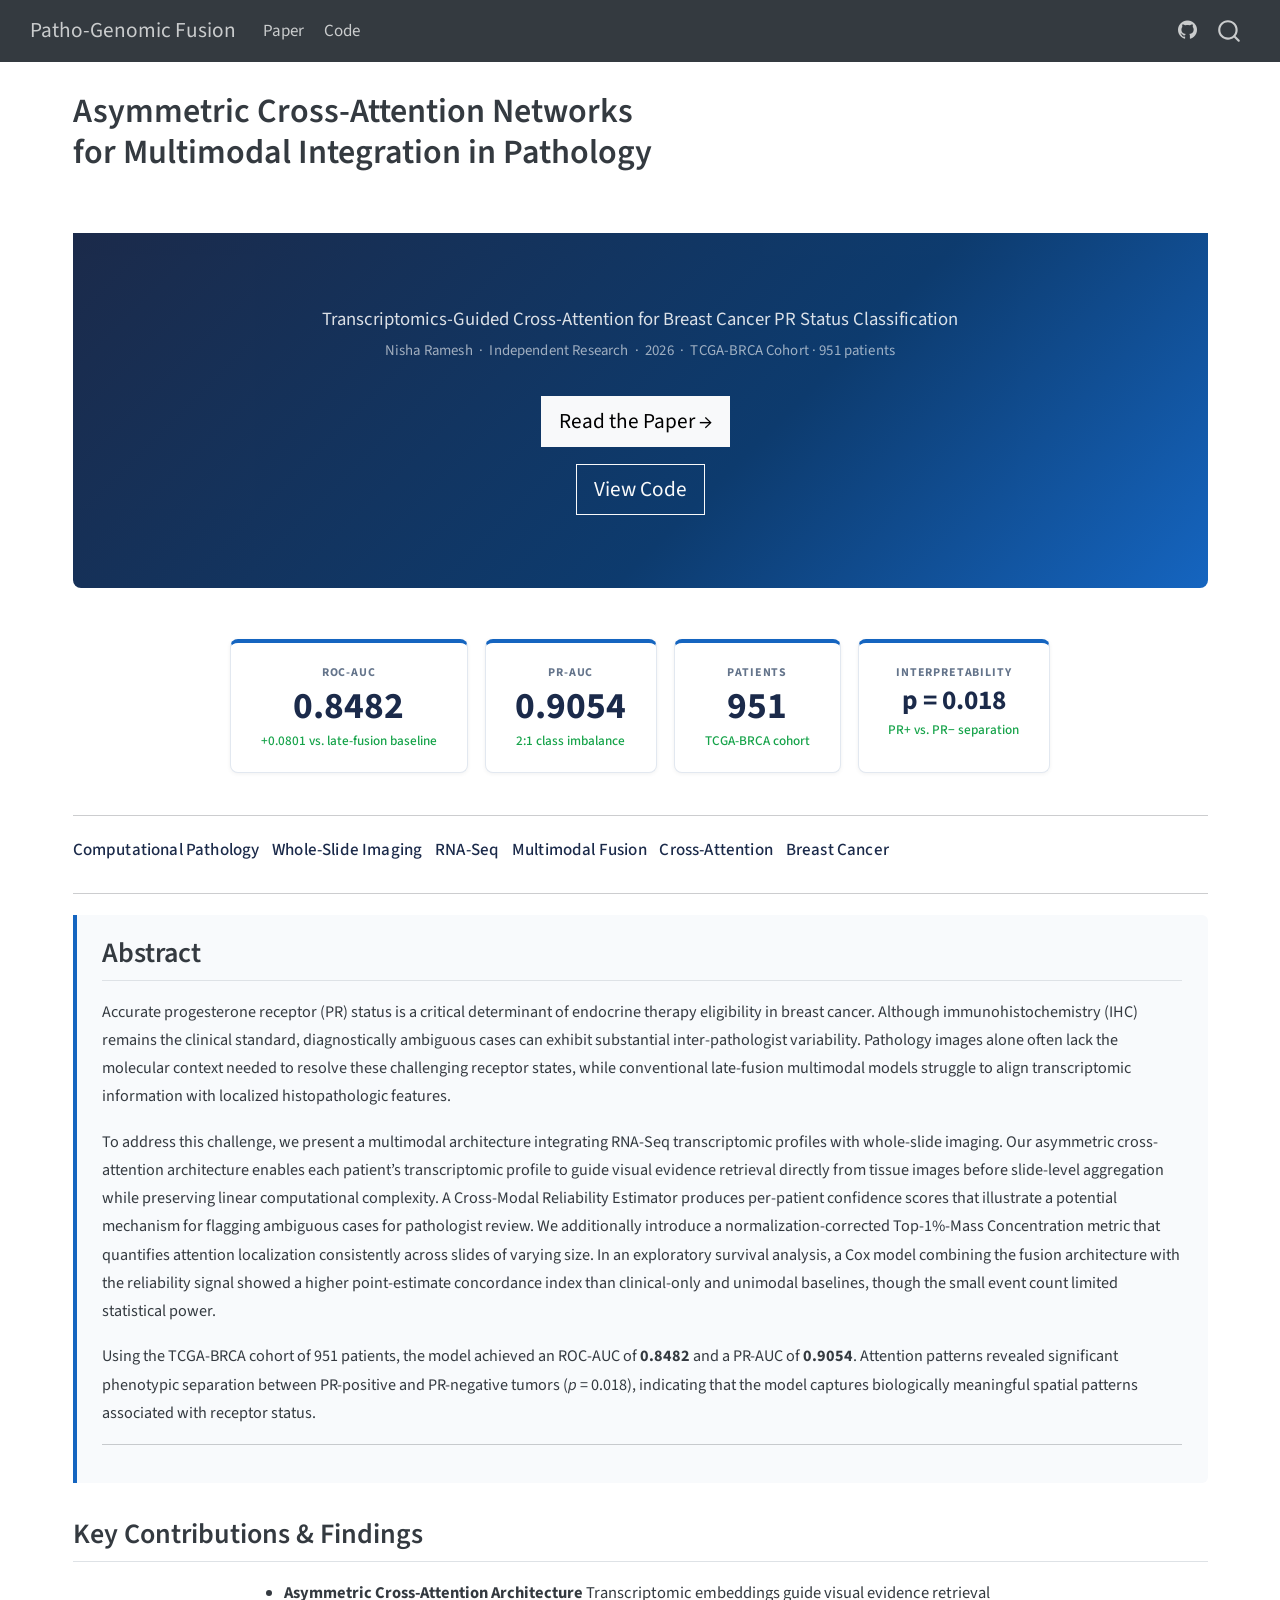
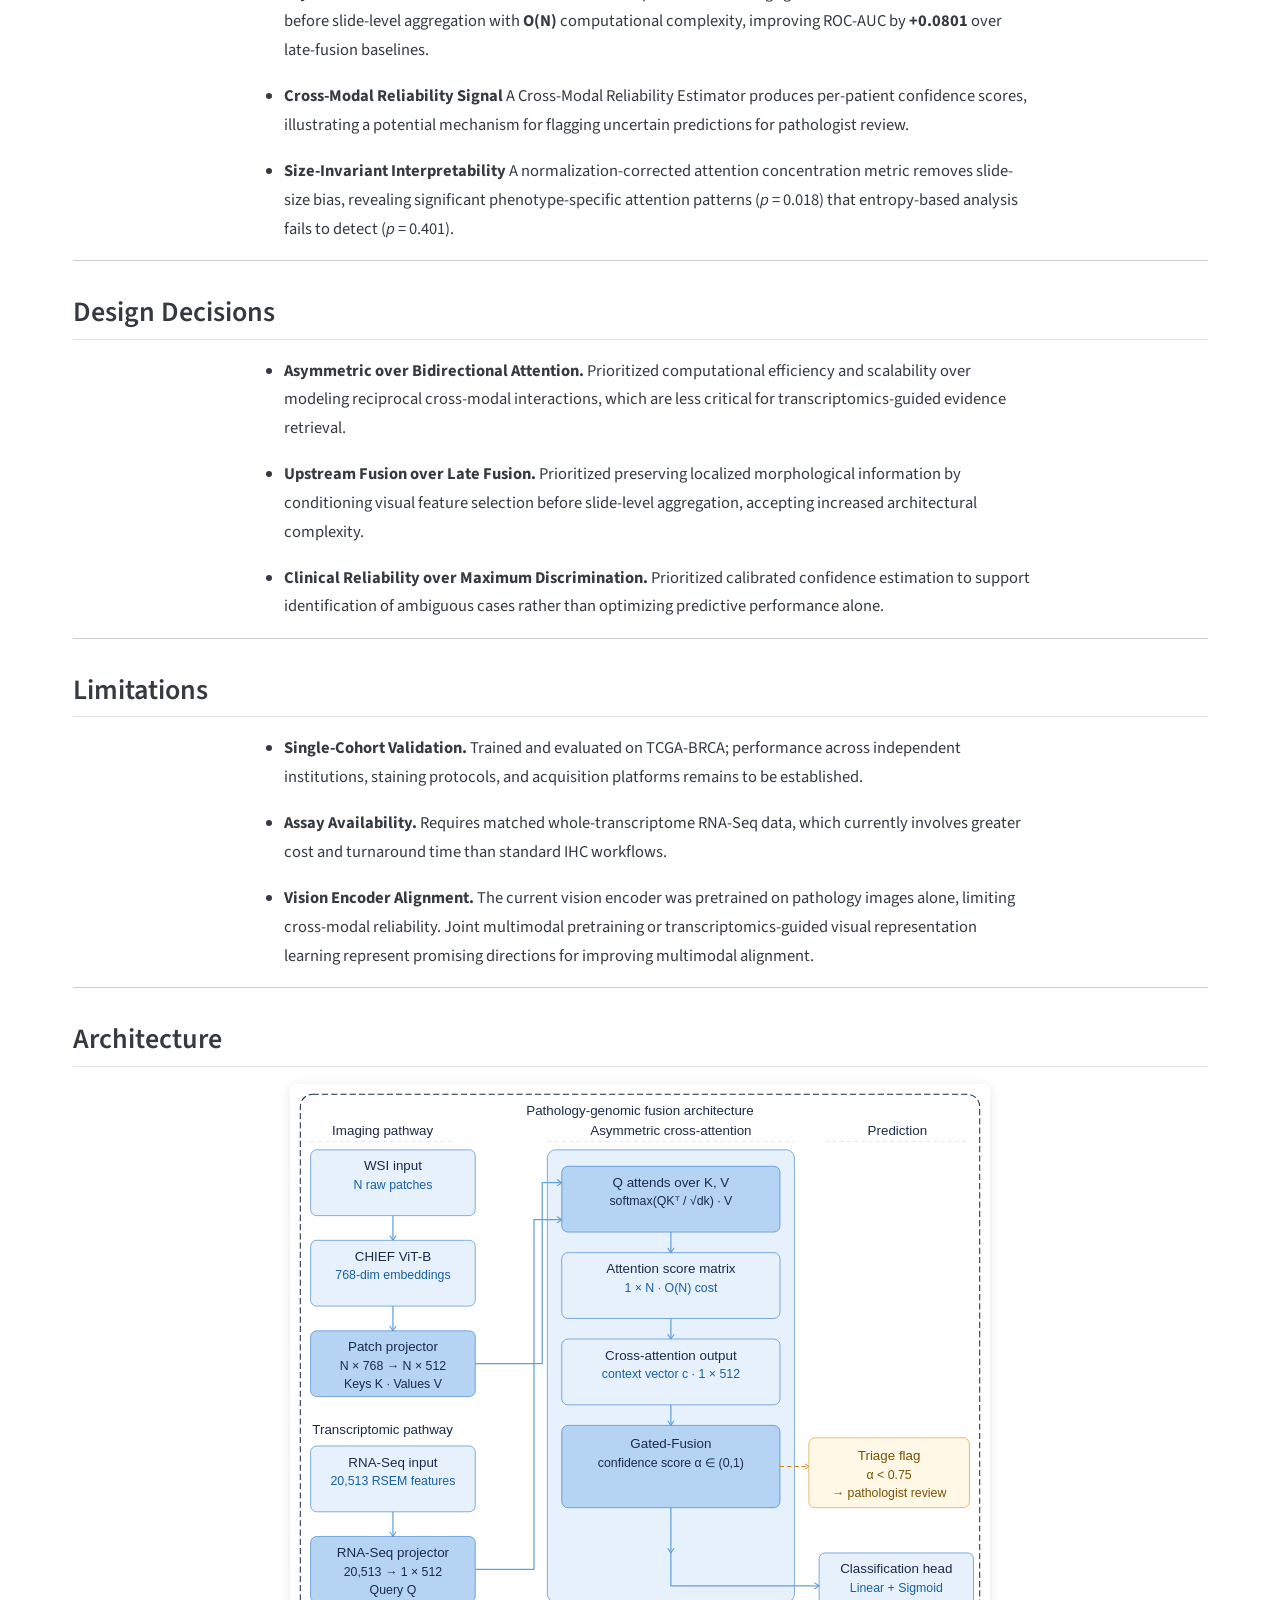
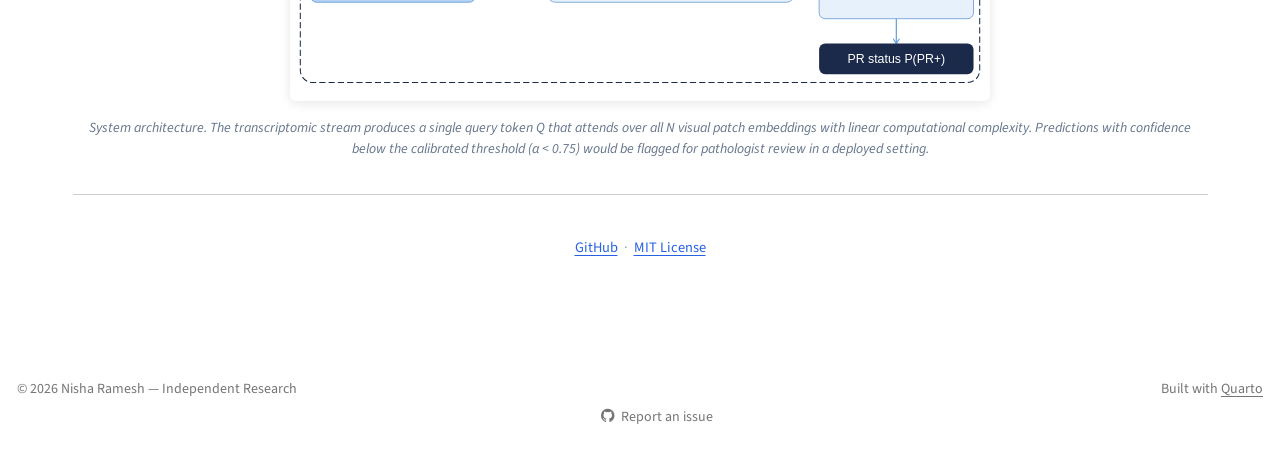
<file: index.html>
<!DOCTYPE html>
<html xmlns="http://www.w3.org/1999/xhtml" lang="en" xml:lang="en"><head>

<meta charset="utf-8">
<meta name="generator" content="quarto-1.10.18">

<meta name="viewport" content="width=device-width, initial-scale=1.0, user-scalable=yes">


<title>Patho-Genomic Fusion</title>
<style>
/* Default styles provided by pandoc.
** See https://pandoc.org/MANUAL.html#variables-for-html for config info.
*/
span.smallcaps{font-variant: small-caps;}
div.columns{display: flex; gap: 1.5em;}
div.column{flex: auto;}
@media screen {
div.columns{gap: min(4vw, 1.5em);}
div.column{overflow-x: auto;}
}
div.hanging-indent{margin-left: 1.5em; text-indent: -1.5em;}
ul.task-list{list-style: none;}
ul.task-list li input[type="checkbox"] {
  width: 0.8em;
  margin: 0 0.8em 0.2em -1em; /* quarto-specific, see https://github.com/quarto-dev/quarto-cli/issues/4556 */ 
  vertical-align: middle;
}
</style>


<script src="site_libs/quarto-nav/quarto-nav.js"></script>
<script src="site_libs/quarto-nav/headroom.min.js"></script>
<script src="site_libs/clipboard/clipboard.min.js"></script>
<script src="site_libs/quarto-search/autocomplete.umd.js"></script>
<script src="site_libs/quarto-search/fuse.min.js"></script>
<script src="site_libs/quarto-search/quarto-search.js"></script>
<meta name="quarto:offset" content="./">
<script src="site_libs/quarto-html/quarto.js" type="module"></script>
<script src="site_libs/quarto-html/tabsets/tabsets.js" type="module"></script>
<script src="site_libs/quarto-html/popper.min.js"></script>
<script src="site_libs/quarto-html/tippy.umd.min.js"></script>
<script src="site_libs/quarto-html/anchor.min.js"></script>
<link href="site_libs/quarto-html/tippy.css" rel="stylesheet">
<link href="site_libs/quarto-html/quarto-syntax-highlighting-64a204ab8560d761af7679ceaba22944.css" rel="stylesheet" id="quarto-text-highlighting-styles">
<script src="site_libs/bootstrap/bootstrap.min.js"></script>
<link href="site_libs/bootstrap/bootstrap-icons.css" rel="stylesheet">
<link href="site_libs/bootstrap/bootstrap-2b00583592e815700529758077e730d0.min.css" rel="stylesheet" append-hash="true" id="quarto-bootstrap" data-mode="light">
<script id="quarto-search-options" type="application/json">{
  "location": "navbar",
  "copy-button": false,
  "collapse-after": 3,
  "panel-placement": "end",
  "type": "overlay",
  "limit": 50,
  "keyboard-shortcut": [
    "f",
    "/",
    "s"
  ],
  "show-item-context": false,
  "language": {
    "search-no-results-text": "No results",
    "search-matching-documents-text": "matching documents",
    "search-copy-link-title": "Copy link to search",
    "search-hide-matches-text": "Hide additional matches",
    "search-more-match-text": "more match in this document",
    "search-more-matches-text": "more matches in this document",
    "search-clear-button-title": "Clear",
    "search-text-placeholder": "",
    "search-detached-cancel-button-title": "Cancel",
    "search-submit-button-title": "Submit",
    "search-label": "Search"
  }
}</script>
<style>html{ scroll-behavior: smooth; }</style>


<link rel="stylesheet" href="custom.css">
<meta property="og:title" content="– Patho-Genomic Fusion">
<meta property="og:description" content="Asymmetric Cross-Attention Networks for Multimodal Integration in Pathology — PR-status classification in breast cancer via genomic-conditioned visual search.">
<meta property="og:image" content="https://nshramesh04.github.io/patho-genomic-fusion/reports/figures/architecture.svg">
<meta property="og:site_name" content="Patho-Genomic Fusion">
<meta property="og:image:alt" content="System architecture diagram">
</head>

<body class="nav-fixed quarto-light">

<div id="quarto-search-results"></div>
  <header id="quarto-header" class="headroom fixed-top">
    <nav class="navbar navbar-expand-lg " data-bs-theme="dark">
      <div class="navbar-container container-fluid">
      <div class="navbar-brand-container mx-auto">
    <a class="navbar-brand" href="./index.html">
    <span class="navbar-title">Patho-Genomic Fusion</span>
    </a>
  </div>
            <div id="quarto-search" class="" title="Search"></div>
          <button class="navbar-toggler" type="button" data-bs-toggle="collapse" data-bs-target="#navbarCollapse" aria-controls="navbarCollapse" role="menu" aria-expanded="false" aria-label="Toggle navigation" onclick="if (window.quartoToggleHeadroom) { window.quartoToggleHeadroom(); }">
  <span class="navbar-toggler-icon"></span>
</button>
          <div class="collapse navbar-collapse" id="navbarCollapse">
            <ul class="navbar-nav navbar-nav-scroll me-auto">
  <li class="nav-item">
    <a class="nav-link" href="./paper.html"> 
<span class="menu-text">Paper</span></a>
  </li>  
  <li class="nav-item">
    <a class="nav-link" href="https://github.com/nshramesh04/patho-genomic-fusion"> 
<span class="menu-text">Code</span></a>
  </li>  
</ul>
            <ul class="navbar-nav navbar-nav-scroll ms-auto">
  <li class="nav-item compact">
    <a class="nav-link" href="https://github.com/nshramesh04/patho-genomic-fusion"> <i class="bi bi-github" role="img" aria-label="GitHub">
</i> 
<span class="menu-text"></span></a>
  </li>  
</ul>
          </div> <!-- /navcollapse -->
            <div class="quarto-navbar-tools">
</div>
      </div> <!-- /container-fluid -->
    </nav>
</header>
<!-- content -->
<div id="quarto-content" class="quarto-container page-columns page-rows-contents page-layout-full page-navbar">
<!-- sidebar -->
<!-- margin-sidebar -->
    
<!-- main -->
<main class="content column-page" id="quarto-document-content"><header id="title-block-header" class="quarto-title-block"><h1 class="title display-7">
Asymmetric Cross-Attention Networks<br>for Multimodal Integration in Pathology
</h1></header>




<div class="hero">

<p class="hero-subtitle">
Transcriptomics-Guided Cross-Attention for Breast Cancer PR Status Classification
</p>
<p class="hero-meta">
Nisha Ramesh &nbsp;·&nbsp; Independent Research &nbsp;·&nbsp; 2026 &nbsp;·&nbsp; TCGA-BRCA Cohort · 951 patients
</p>
<p><a href="paper.html" class="btn btn-light btn-lg me-2"> Read the Paper → </a></p>
<p><a href="https://github.com/nshramesh04/patho-genomic-fusion" class="btn btn-outline-light btn-lg" target="_blank"> View Code </a></p>
</div>
<div class="metrics">
<div class="metric-card">
<div class="metric-label">
ROC-AUC
</div>
<div class="metric-value">
0.8482
</div>
<div class="metric-delta">
+0.0801 vs.&nbsp;late-fusion baseline
</div>
</div>
<div class="metric-card">
<div class="metric-label">
PR-AUC
</div>
<div class="metric-value">
0.9054
</div>
<div class="metric-delta">
2:1 class imbalance
</div>
</div>
<div class="metric-card">
<div class="metric-label">
Patients
</div>
<div class="metric-value">
951
</div>
<div class="metric-delta">
TCGA-BRCA cohort
</div>
</div>
<div class="metric-card">
<div class="metric-label">
Interpretability
</div>
<div class="metric-value" style="font-size:1.6rem;">
p = 0.018
</div>
<div class="metric-delta">
PR+ vs.&nbsp;PR− separation
</div>
</div>
</div>
<hr>
<p class="keywords-inline">
Computational Pathology &nbsp;&nbsp; Whole-Slide Imaging &nbsp;&nbsp; RNA-Seq &nbsp;&nbsp; Multimodal Fusion &nbsp;&nbsp; Cross-Attention &nbsp;&nbsp; Breast Cancer
</p>
<hr>
<section id="abstract" class="level2 unnumbered">
<h2 class="unnumbered anchored" data-anchor-id="abstract">Abstract</h2>
<p>Accurate progesterone receptor (PR) status is a critical determinant of endocrine therapy eligibility in breast cancer. Although immunohistochemistry (IHC) remains the clinical standard, diagnostically ambiguous cases can exhibit substantial inter-pathologist variability. Pathology images alone often lack the molecular context needed to resolve these challenging receptor states, while conventional late-fusion multimodal models struggle to align transcriptomic information with localized histopathologic features.</p>
<p>To address this challenge, we present a multimodal architecture integrating RNA-Seq transcriptomic profiles with whole-slide imaging. Our asymmetric cross-attention architecture enables each patient’s transcriptomic profile to guide visual evidence retrieval directly from tissue images before slide-level aggregation while preserving linear computational complexity. A Cross-Modal Reliability Estimator produces per-patient confidence scores that illustrate a potential mechanism for flagging ambiguous cases for pathologist review. We additionally introduce a normalization-corrected Top-1%-Mass Concentration metric that quantifies attention localization consistently across slides of varying size. In an exploratory survival analysis, a Cox model combining the fusion architecture with the reliability signal showed a higher point-estimate concordance index than clinical-only and unimodal baselines, though the small event count limited statistical power.</p>
<p>Using the TCGA-BRCA cohort of 951 patients, the model achieved an ROC-AUC of <strong>0.8482</strong> and a PR-AUC of <strong>0.9054</strong>. Attention patterns revealed significant phenotypic separation between PR-positive and PR-negative tumors (<em>p</em> = 0.018), indicating that the model captures biologically meaningful spatial patterns associated with receptor status.</p>
<hr>
</section>
<section id="key-contributions-findings" class="level2 unnumbered">
<h2 class="unnumbered anchored" data-anchor-id="key-contributions-findings">Key Contributions &amp; Findings</h2>
<div class="contributions">
<ul>
<li><p><strong>Asymmetric Cross-Attention Architecture</strong> Transcriptomic embeddings guide visual evidence retrieval before slide-level aggregation with <strong>O(N)</strong> computational complexity, improving ROC-AUC by <strong>+0.0801</strong> over late-fusion baselines.</p></li>
<li><p><strong>Cross-Modal Reliability Signal</strong> A Cross-Modal Reliability Estimator produces per-patient confidence scores, illustrating a potential mechanism for flagging uncertain predictions for pathologist review.</p></li>
<li><p><strong>Size-Invariant Interpretability</strong> A normalization-corrected attention concentration metric removes slide-size bias, revealing significant phenotype-specific attention patterns (<em>p</em> = 0.018) that entropy-based analysis fails to detect (<em>p</em> = 0.401).</p></li>
</ul>
</div>
<hr>
</section>
<section id="design-decisions" class="level2 unnumbered">
<h2 class="unnumbered anchored" data-anchor-id="design-decisions">Design Decisions</h2>
<div class="contributions">
<ul>
<li><p><strong>Asymmetric over Bidirectional Attention.</strong> Prioritized computational efficiency and scalability over modeling reciprocal cross-modal interactions, which are less critical for transcriptomics-guided evidence retrieval.</p></li>
<li><p><strong>Upstream Fusion over Late Fusion.</strong> Prioritized preserving localized morphological information by conditioning visual feature selection before slide-level aggregation, accepting increased architectural complexity.</p></li>
<li><p><strong>Clinical Reliability over Maximum Discrimination.</strong> Prioritized calibrated confidence estimation to support identification of ambiguous cases rather than optimizing predictive performance alone.</p></li>
</ul>
</div>
<hr>
</section>
<section id="limitations" class="level2 unnumbered">
<h2 class="unnumbered anchored" data-anchor-id="limitations">Limitations</h2>
<div class="contributions">
<ul>
<li><p><strong>Single-Cohort Validation.</strong> Trained and evaluated on TCGA-BRCA; performance across independent institutions, staining protocols, and acquisition platforms remains to be established.</p></li>
<li><p><strong>Assay Availability.</strong> Requires matched whole-transcriptome RNA-Seq data, which currently involves greater cost and turnaround time than standard IHC workflows.</p></li>
<li><p><strong>Vision Encoder Alignment.</strong> The current vision encoder was pretrained on pathology images alone, limiting cross-modal reliability. Joint multimodal pretraining or transcriptomics-guided visual representation learning represent promising directions for improving multimodal alignment.</p></li>
</ul>
</div>
<hr>
</section>
<section id="architecture" class="level2 unnumbered">
<h2 class="unnumbered anchored" data-anchor-id="architecture">Architecture</h2>
<div class="arch-figure">
<p><img src="reports/figures/architecture.svg" alt="System architecture diagram"></p>
<p class="arch-caption">
System architecture. The transcriptomic stream produces a single query token <em>Q</em> that attends over all <em>N</em> visual patch embeddings with linear computational complexity. Predictions with confidence below the calibrated threshold (<em>α</em> &lt; 0.75) would be flagged for pathologist review in a deployed setting.
</p>
</div>
<hr>
<div style="text-align:center; color:#94a3b8; font-size:0.85rem; margin-top:2.5rem; padding-bottom:1rem;">
<p><a href="https://github.com/nshramesh04/patho-genomic-fusion" target="_blank">GitHub</a> &nbsp;·&nbsp; <a href="https://github.com/nshramesh04/patho-genomic-fusion/blob/main/LICENSE" target="_blank">MIT License</a></p>
</div>


</section>

</main> <!-- /main -->
<script id="quarto-html-after-body" type="application/javascript">
  window.document.addEventListener("DOMContentLoaded", function (event) {
    const icon = "";
    const anchorJS = new window.AnchorJS();
    anchorJS.options = {
      placement: 'right',
      icon: icon
    };
    anchorJS.add('.anchored');
    const isCodeAnnotation = (el) => {
      for (const clz of el.classList) {
        if (clz.startsWith('code-annotation-')) {                     
          return true;
        }
      }
      return false;
    }
    const onCopySuccess = function(e) {
      // button target
      const button = e.trigger;
      // don't keep focus
      button.blur();
      // flash "checked"
      button.classList.add('code-copy-button-checked');
      var currentTitle = button.getAttribute("title");
      button.setAttribute("title", "Copied!");
      let tooltip;
      if (window.bootstrap) {
        button.setAttribute("data-bs-toggle", "tooltip");
        button.setAttribute("data-bs-placement", "left");
        button.setAttribute("data-bs-title", "Copied!");
        tooltip = new bootstrap.Tooltip(button, 
          { trigger: "manual", 
            customClass: "code-copy-button-tooltip",
            offset: [0, -8]});
        tooltip.show();    
      }
      setTimeout(function() {
        if (tooltip) {
          tooltip.hide();
          button.removeAttribute("data-bs-title");
          button.removeAttribute("data-bs-toggle");
          button.removeAttribute("data-bs-placement");
        }
        button.setAttribute("title", currentTitle);
        button.classList.remove('code-copy-button-checked');
      }, 1000);
      // clear code selection
      e.clearSelection();
    }
    const getTextToCopy = function(trigger) {
      const outerScaffold = trigger.parentElement.cloneNode(true);
      const codeEl = outerScaffold.querySelector('code');
      for (const childEl of codeEl.children) {
        if (isCodeAnnotation(childEl)) {
          childEl.remove();
        }
      }
      return codeEl.innerText;
    }
    const clipboard = new window.ClipboardJS('.code-copy-button:not([data-in-quarto-modal])', {
      text: getTextToCopy
    });
    clipboard.on('success', onCopySuccess);
    if (window.document.getElementById('quarto-embedded-source-code-modal')) {
      const clipboardModal = new window.ClipboardJS('.code-copy-button[data-in-quarto-modal]', {
        text: getTextToCopy,
        container: window.document.getElementById('quarto-embedded-source-code-modal')
      });
      clipboardModal.on('success', onCopySuccess);
    }
      var localhostRegex = new RegExp(/^(?:http|https):\/\/localhost\:?[0-9]*\//);
      var mailtoRegex = new RegExp(/^mailto:/);
        var filterRegex = new RegExp("https:\/\/nshramesh04\.github\.io\/patho-genomic-fusion");
      var isInternal = (href) => {
          return filterRegex.test(href) || localhostRegex.test(href) || mailtoRegex.test(href);
      }
      // Inspect non-navigation links and adorn them if external
     var links = window.document.querySelectorAll('a[href]:not(.nav-link):not(.navbar-brand):not(.toc-action):not(.sidebar-link):not(.sidebar-item-toggle):not(.pagination-link):not(.no-external):not([aria-hidden]):not(.dropdown-item):not(.quarto-navigation-tool):not(.about-link)');
      for (var i=0; i<links.length; i++) {
        const link = links[i];
        if (!isInternal(link.href)) {
          // undo the damage that might have been done by quarto-nav.js in the case of
          // links that we want to consider external
          if (link.dataset.originalHref !== undefined) {
            link.href = link.dataset.originalHref;
          }
        }
      }
    function tippyHover(el, contentFn, onTriggerFn, onUntriggerFn) {
      const config = {
        allowHTML: true,
        maxWidth: 500,
        delay: 100,
        arrow: false,
        appendTo: function(el) {
            return el.parentElement;
        },
        interactive: true,
        interactiveBorder: 10,
        theme: 'quarto',
        placement: 'bottom-start',
      };
      if (contentFn) {
        config.content = contentFn;
      }
      if (onTriggerFn) {
        config.onTrigger = onTriggerFn;
      }
      if (onUntriggerFn) {
        config.onUntrigger = onUntriggerFn;
      }
      window.tippy(el, config); 
    }
    const noterefs = window.document.querySelectorAll('a[role="doc-noteref"]');
    for (var i=0; i<noterefs.length; i++) {
      const ref = noterefs[i];
      tippyHover(ref, function() {
        // use id or data attribute instead here
        let href = ref.getAttribute('data-footnote-href') || ref.getAttribute('href');
        try { href = new URL(href).hash; } catch {}
        const id = href.replace(/^#\/?/, "");
        const note = window.document.getElementById(id);
        if (note) {
          return note.innerHTML;
        } else {
          return "";
        }
      });
    }
    const xrefs = window.document.querySelectorAll('a.quarto-xref');
    const processXRef = (id, note) => {
      // Strip column container classes
      const stripColumnClz = (el) => {
        el.classList.remove("page-full", "page-columns");
        if (el.children) {
          for (const child of el.children) {
            stripColumnClz(child);
          }
        }
      }
      stripColumnClz(note)
      if (id === null || id.startsWith('sec-')) {
        // Special case sections, only their first couple elements
        const container = document.createElement("div");
        if (note.children && note.children.length > 2) {
          container.appendChild(note.children[0].cloneNode(true));
          for (let i = 1; i < note.children.length; i++) {
            const child = note.children[i];
            if (child.tagName === "P" && child.innerText === "") {
              continue;
            } else {
              container.appendChild(child.cloneNode(true));
              break;
            }
          }
          if (window.Quarto?.typesetMath) {
            window.Quarto.typesetMath(container);
          }
          return container.innerHTML
        } else {
          if (window.Quarto?.typesetMath) {
            window.Quarto.typesetMath(note);
          }
          return note.innerHTML;
        }
      } else {
        // Remove any anchor links if they are present
        const anchorLink = note.querySelector('a.anchorjs-link');
        if (anchorLink) {
          anchorLink.remove();
        }
        if (window.Quarto?.typesetMath) {
          window.Quarto.typesetMath(note);
        }
        if (note.classList.contains("callout")) {
          return note.outerHTML;
        } else {
          return note.innerHTML;
        }
      }
    }
    for (var i=0; i<xrefs.length; i++) {
      const xref = xrefs[i];
      tippyHover(xref, undefined, function(instance) {
        instance.disable();
        let url = xref.getAttribute('href');
        let hash = undefined; 
        if (url.startsWith('#')) {
          hash = url;
        } else {
          try { hash = new URL(url).hash; } catch {}
        }
        if (hash) {
          const id = hash.replace(/^#\/?/, "");
          const note = window.document.getElementById(id);
          if (note !== null) {
            try {
              const html = processXRef(id, note.cloneNode(true));
              instance.setContent(html);
            } finally {
              instance.enable();
              instance.show();
            }
          } else {
            // See if we can fetch this
            fetch(url.split('#')[0])
            .then(res => res.text())
            .then(html => {
              const parser = new DOMParser();
              const htmlDoc = parser.parseFromString(html, "text/html");
              const note = htmlDoc.getElementById(id);
              if (note !== null) {
                const html = processXRef(id, note);
                instance.setContent(html);
              } 
            }).finally(() => {
              instance.enable();
              instance.show();
            });
          }
        } else {
          // See if we can fetch a full url (with no hash to target)
          // This is a special case and we should probably do some content thinning / targeting
          fetch(url)
          .then(res => res.text())
          .then(html => {
            const parser = new DOMParser();
            const htmlDoc = parser.parseFromString(html, "text/html");
            const note = htmlDoc.querySelector('main.content');
            if (note !== null) {
              // This should only happen for chapter cross references
              // (since there is no id in the URL)
              // remove the first header
              if (note.children.length > 0 && note.children[0].tagName === "HEADER") {
                note.children[0].remove();
              }
              const html = processXRef(null, note);
              instance.setContent(html);
            } 
          }).finally(() => {
            instance.enable();
            instance.show();
          });
        }
      }, function(instance) {
      });
    }
        let selectedAnnoteEl;
        const selectorForAnnotation = ( cell, annotation) => {
          let cellAttr = 'data-code-cell="' + cell + '"';
          let lineAttr = 'data-code-annotation="' +  annotation + '"';
          const selector = 'span[' + cellAttr + '][' + lineAttr + ']';
          return selector;
        }
        const selectCodeLines = (annoteEl) => {
          const doc = window.document;
          const targetCell = annoteEl.getAttribute("data-target-cell");
          const targetAnnotation = annoteEl.getAttribute("data-target-annotation");
          const annoteSpan = window.document.querySelector(selectorForAnnotation(targetCell, targetAnnotation));
          const lines = annoteSpan.getAttribute("data-code-lines").split(",");
          const lineIds = lines.map((line) => {
            return targetCell + "-" + line;
          })
          let top = null;
          let height = null;
          let parent = null;
          if (lineIds.length > 0) {
              //compute the position of the single el (top and bottom and make a div)
              const el = window.document.getElementById(lineIds[0]);
              top = el.offsetTop;
              height = el.offsetHeight;
              parent = el.parentElement.parentElement;
            if (lineIds.length > 1) {
              const lastEl = window.document.getElementById(lineIds[lineIds.length - 1]);
              const bottom = lastEl.offsetTop + lastEl.offsetHeight;
              height = bottom - top;
            }
            if (top !== null && height !== null && parent !== null) {
              // cook up a div (if necessary) and position it 
              let div = window.document.getElementById("code-annotation-line-highlight");
              if (div === null) {
                div = window.document.createElement("div");
                div.setAttribute("id", "code-annotation-line-highlight");
                div.style.position = 'absolute';
                parent.appendChild(div);
              }
              div.style.top = top - 2 + "px";
              div.style.height = height + 4 + "px";
              div.style.left = 0;
              let gutterDiv = window.document.getElementById("code-annotation-line-highlight-gutter");
              if (gutterDiv === null) {
                gutterDiv = window.document.createElement("div");
                gutterDiv.setAttribute("id", "code-annotation-line-highlight-gutter");
                gutterDiv.style.position = 'absolute';
                const codeCell = window.document.getElementById(targetCell);
                const gutter = codeCell.querySelector('.code-annotation-gutter');
                gutter.appendChild(gutterDiv);
              }
              gutterDiv.style.top = top - 2 + "px";
              gutterDiv.style.height = height + 4 + "px";
            }
            selectedAnnoteEl = annoteEl;
          }
        };
        const unselectCodeLines = () => {
          const elementsIds = ["code-annotation-line-highlight", "code-annotation-line-highlight-gutter"];
          elementsIds.forEach((elId) => {
            const div = window.document.getElementById(elId);
            if (div) {
              div.remove();
            }
          });
          selectedAnnoteEl = undefined;
        };
          // Handle positioning of the toggle
      window.addEventListener(
        "resize",
        throttle(() => {
          elRect = undefined;
          if (selectedAnnoteEl) {
            selectCodeLines(selectedAnnoteEl);
          }
        }, 10)
      );
      function throttle(fn, ms) {
      let throttle = false;
      let timer;
        return (...args) => {
          if(!throttle) { // first call gets through
              fn.apply(this, args);
              throttle = true;
          } else { // all the others get throttled
              if(timer) clearTimeout(timer); // cancel #2
              timer = setTimeout(() => {
                fn.apply(this, args);
                timer = throttle = false;
              }, ms);
          }
        };
      }
        // Attach click handler to the DT
        const annoteDls = window.document.querySelectorAll('dt[data-target-cell]');
        for (const annoteDlNode of annoteDls) {
          annoteDlNode.addEventListener('click', (event) => {
            const clickedEl = event.target;
            if (clickedEl !== selectedAnnoteEl) {
              unselectCodeLines();
              const activeEl = window.document.querySelector('dt[data-target-cell].code-annotation-active');
              if (activeEl) {
                activeEl.classList.remove('code-annotation-active');
              }
              selectCodeLines(clickedEl);
              clickedEl.classList.add('code-annotation-active');
            } else {
              // Unselect the line
              unselectCodeLines();
              clickedEl.classList.remove('code-annotation-active');
            }
          });
        }
    const findCites = (el) => {
      const parentEl = el.parentElement;
      if (parentEl) {
        const cites = parentEl.dataset.cites;
        if (cites) {
          return {
            el,
            cites: cites.split(' ')
          };
        } else {
          return findCites(el.parentElement)
        }
      } else {
        return undefined;
      }
    };
    var bibliorefs = window.document.querySelectorAll('a[role="doc-biblioref"]');
    for (var i=0; i<bibliorefs.length; i++) {
      const ref = bibliorefs[i];
      const citeInfo = findCites(ref);
      if (citeInfo) {
        tippyHover(citeInfo.el, function() {
          var popup = window.document.createElement('div');
          citeInfo.cites.forEach(function(cite) {
            var citeDiv = window.document.createElement('div');
            citeDiv.classList.add('hanging-indent');
            citeDiv.classList.add('csl-entry');
            var biblioDiv = window.document.getElementById('ref-' + cite);
            if (biblioDiv) {
              citeDiv.innerHTML = biblioDiv.innerHTML;
            }
            popup.appendChild(citeDiv);
          });
          return popup.innerHTML;
        });
      }
    }
  });
  </script>
</div> <!-- /content -->
<footer class="footer">
  <div class="nav-footer">
    <div class="nav-footer-left">
<p>© 2026 Nisha Ramesh — Independent Research</p>
</div>   
    <div class="nav-footer-center">
      &nbsp;
    <div class="toc-actions"><ul><li><a href="https://github.com/nshramesh04/patho-genomic-fusion/issues/new" class="toc-action"><i class="bi bi-github"></i>Report an issue</a></li></ul></div></div>
    <div class="nav-footer-right">
<p>Built with <a href="https://quarto.org">Quarto</a></p>
</div>
  </div>
</footer>




<script src="site_libs/quarto-html/zenscroll-min.js"></script>
</body></html>
</file>
<file: site_libs/quarto-html/tippy.css>
.tippy-box[data-animation=fade][data-state=hidden]{opacity:0}[data-tippy-root]{max-width:calc(100vw - 10px)}.tippy-box{position:relative;background-color:#333;color:#fff;border-radius:4px;font-size:14px;line-height:1.4;white-space:normal;outline:0;transition-property:transform,visibility,opacity}.tippy-box[data-placement^=top]>.tippy-arrow{bottom:0}.tippy-box[data-placement^=top]>.tippy-arrow:before{bottom:-7px;left:0;border-width:8px 8px 0;border-top-color:initial;transform-origin:center top}.tippy-box[data-placement^=bottom]>.tippy-arrow{top:0}.tippy-box[data-placement^=bottom]>.tippy-arrow:before{top:-7px;left:0;border-width:0 8px 8px;border-bottom-color:initial;transform-origin:center bottom}.tippy-box[data-placement^=left]>.tippy-arrow{right:0}.tippy-box[data-placement^=left]>.tippy-arrow:before{border-width:8px 0 8px 8px;border-left-color:initial;right:-7px;transform-origin:center left}.tippy-box[data-placement^=right]>.tippy-arrow{left:0}.tippy-box[data-placement^=right]>.tippy-arrow:before{left:-7px;border-width:8px 8px 8px 0;border-right-color:initial;transform-origin:center right}.tippy-box[data-inertia][data-state=visible]{transition-timing-function:cubic-bezier(.54,1.5,.38,1.11)}.tippy-arrow{width:16px;height:16px;color:#333}.tippy-arrow:before{content:"";position:absolute;border-color:transparent;border-style:solid}.tippy-content{position:relative;padding:5px 9px;z-index:1}
</file>
<file: site_libs/quarto-html/quarto-syntax-highlighting-64a204ab8560d761af7679ceaba22944.css>
/* quarto syntax highlight colors */
:root {
  --quarto-hl-ot-color: #003B4F;
  --quarto-hl-at-color: #657422;
  --quarto-hl-ss-color: #20794D;
  --quarto-hl-an-color: #5E5E5E;
  --quarto-hl-fu-color: #4758AB;
  --quarto-hl-st-color: #20794D;
  --quarto-hl-cf-color: #003B4F;
  --quarto-hl-op-color: #5E5E5E;
  --quarto-hl-er-color: #AD0000;
  --quarto-hl-bn-color: #AD0000;
  --quarto-hl-al-color: #AD0000;
  --quarto-hl-va-color: #111111;
  --quarto-hl-bu-color: inherit;
  --quarto-hl-ex-color: inherit;
  --quarto-hl-pp-color: #AD0000;
  --quarto-hl-in-color: #5E5E5E;
  --quarto-hl-vs-color: #20794D;
  --quarto-hl-wa-color: #5E5E5E;
  --quarto-hl-do-color: #5E5E5E;
  --quarto-hl-im-color: #00769E;
  --quarto-hl-ch-color: #20794D;
  --quarto-hl-dt-color: #AD0000;
  --quarto-hl-fl-color: #AD0000;
  --quarto-hl-co-color: #5E5E5E;
  --quarto-hl-cv-color: #5E5E5E;
  --quarto-hl-cn-color: #8f5902;
  --quarto-hl-sc-color: #5E5E5E;
  --quarto-hl-dv-color: #AD0000;
  --quarto-hl-kw-color: #003B4F;
}

/* other quarto variables */
:root {
  --quarto-font-monospace: SFMono-Regular, Menlo, Monaco, Consolas, "Liberation Mono", "Courier New", monospace;
}

/* syntax highlight based on Pandoc's rules */
pre > code.sourceCode > span {
  color: #003B4F;
}

code.sourceCode > span {
  color: #003B4F;
}

div.sourceCode,
div.sourceCode pre.sourceCode {
  color: #003B4F;
}

/* Normal */
code span {
  color: #003B4F;
}

/* Alert */
code span.al {
  color: #AD0000;
  font-style: inherit;
}

/* Annotation */
code span.an {
  color: #5E5E5E;
  font-style: inherit;
}

/* Attribute */
code span.at {
  color: #657422;
  font-style: inherit;
}

/* BaseN */
code span.bn {
  color: #AD0000;
  font-style: inherit;
}

/* BuiltIn */
code span.bu {
  font-style: inherit;
}

/* ControlFlow */
code span.cf {
  color: #003B4F;
  font-weight: bold;
  font-style: inherit;
}

/* Char */
code span.ch {
  color: #20794D;
  font-style: inherit;
}

/* Constant */
code span.cn {
  color: #8f5902;
  font-style: inherit;
}

/* Comment */
code span.co {
  color: #5E5E5E;
  font-style: inherit;
}

/* CommentVar */
code span.cv {
  color: #5E5E5E;
  font-style: italic;
}

/* Documentation */
code span.do {
  color: #5E5E5E;
  font-style: italic;
}

/* DataType */
code span.dt {
  color: #AD0000;
  font-style: inherit;
}

/* DecVal */
code span.dv {
  color: #AD0000;
  font-style: inherit;
}

/* Error */
code span.er {
  color: #AD0000;
  font-style: inherit;
}

/* Extension */
code span.ex {
  font-style: inherit;
}

/* Float */
code span.fl {
  color: #AD0000;
  font-style: inherit;
}

/* Function */
code span.fu {
  color: #4758AB;
  font-style: inherit;
}

/* Import */
code span.im {
  color: #00769E;
  font-style: inherit;
}

/* Information */
code span.in {
  color: #5E5E5E;
  font-style: inherit;
}

/* Keyword */
code span.kw {
  color: #003B4F;
  font-weight: bold;
  font-style: inherit;
}

/* Operator */
code span.op {
  color: #5E5E5E;
  font-style: inherit;
}

/* Other */
code span.ot {
  color: #003B4F;
  font-style: inherit;
}

/* Preprocessor */
code span.pp {
  color: #AD0000;
  font-style: inherit;
}

/* SpecialChar */
code span.sc {
  color: #5E5E5E;
  font-style: inherit;
}

/* SpecialString */
code span.ss {
  color: #20794D;
  font-style: inherit;
}

/* String */
code span.st {
  color: #20794D;
  font-style: inherit;
}

/* Variable */
code span.va {
  color: #111111;
  font-style: inherit;
}

/* VerbatimString */
code span.vs {
  color: #20794D;
  font-style: inherit;
}

/* Warning */
code span.wa {
  color: #5E5E5E;
  font-style: italic;
}

.prevent-inlining {
  content: "</";
}

/*# sourceMappingURL=9d8d5bb603a83b8298b89080a598c93b.css.map */
</file>
<file: custom.css>
/* ── Hero (index page) ─────────────────────────────────────────── */
.hero {
  background: linear-gradient(135deg, #1b2a4a 0%, #0d3b6e 60%, #1565c0 100%);
  color: white;
  padding: 72px 24px 56px;
  text-align: center;
  margin-bottom: 3rem;
  border-radius: 0 0 8px 8px;
}

.hero h1 {
  font-size: 2.2rem;
  font-weight: 700;
  line-height: 1.25;
  margin-bottom: 0.75rem;
  color: white;
}

.hero .hero-subtitle {
  font-size: 1.1rem;
  opacity: 0.85;
  margin-bottom: 0.4rem;
}

.hero .hero-meta {
  font-size: 0.875rem;
  opacity: 0.6;
  margin-bottom: 2rem;
  letter-spacing: 0.01em;
}

/* ── Metric cards ──────────────────────────────────────────────── */
.metrics {
  display: flex;
  flex-wrap: wrap;
  gap: 1rem;
  justify-content: center;
  margin: 0.5rem 0 2.5rem;
}

.metric-card {
  background: #ffffff;
  border: 1px solid #e2e8f0;
  border-top: 4px solid #1565c0;
  border-radius: 8px;
  padding: 1.25rem 1.75rem;
  text-align: center;
  min-width: 150px;
  box-shadow: 0 1px 4px rgba(0, 0, 0, 0.06);
}

.metric-label {
  font-size: 0.7rem;
  font-weight: 700;
  text-transform: uppercase;
  letter-spacing: 0.07em;
  color: #64748b;
  margin-bottom: 0.3rem;
}

.metric-value {
  font-size: 2.2rem;
  font-weight: 700;
  color: #1b2a4a;
  line-height: 1.05;
  margin-bottom: 0.25rem;
}

.metric-delta {
  font-size: 0.78rem;
  color: #16a34a;
  font-weight: 500;
}

/* ── Architecture figure on index ──────────────────────────────── */
.arch-figure {
  text-align: center;
  margin: 1rem 0 2rem;
}

.arch-figure img {
  max-width: min(700px, 100%);
  border-radius: 6px;
  box-shadow: 0 2px 12px rgba(0, 0, 0, 0.1);
}

.arch-figure .arch-caption {
  font-size: 0.82rem;
  color: #64748b;
  font-style: italic;
  margin-top: 0.6rem;
}

/* ── Contributions list on index ───────────────────────────────── */
.contributions {
  max-width: 780px;
  margin: 0 auto;
  font-size: 0.97rem;
  line-height: 1.75;
}

.contributions li {
  margin-bottom: 0.6rem;
}

/* ── Paper: title block banner ─────────────────────────────────── */
#title-block-header {
  padding-bottom: 1.5rem;
}

#title-block-header .quarto-title-meta {
  opacity: 0.85;
}

/* ── Paper: abstract box ───────────────────────────────────────── */
#abstract {
  background: #f8fafc;
  border-left: 4px solid #1565c0;
  padding: 1.25rem 1.5rem;
  margin: 1.25rem 0 2rem;
  border-radius: 0 6px 6px 0;
  font-size: 0.95rem;
  line-height: 1.75;
}

#abstract-title {
  font-size: 0.7rem;
  font-weight: 700;
  text-transform: uppercase;
  letter-spacing: 0.07em;
  color: #1565c0;
  margin-bottom: 0.5rem;
}

/* ── Figure captions ───────────────────────────────────────────── */
.figure-caption, figcaption {
  font-size: 0.83rem;
  color: #64748b;
  font-style: italic;
  margin-top: 0.5rem;
}

/* ── Callout tweaks ────────────────────────────────────────────── */
.callout {
  border-radius: 6px;
  font-size: 0.93rem;
}

/* ── Footer ────────────────────────────────────────────────────── */
.site-footer {
  font-size: 0.85rem;
  color: #94a3b8;
}

/* ── Responsive ────────────────────────────────────────────────── */
@media (max-width: 640px) {
  .hero h1 { font-size: 1.6rem; }
  .metric-value { font-size: 1.8rem; }
  .metric-card { min-width: 120px; padding: 1rem 1.25rem; }
}

/* ── Appendix headings ─────────────────────────────────────────── */
.appendix h2 {
  font-family: inherit;
  font-size: 1.5rem;
  font-weight: 600;
  color: #1b2a4a;
}

/* ── Appendix divider ──────────────────────────────────────────── */
.appendix-divider {
  border-top: 2px solid #1b2a4a;
  margin: 3rem 0 1.5rem;
  padding-top: 0.75rem;
}

.appendix-label {
  font-size: 0.75rem;
  font-weight: 700;
  text-transform: uppercase;
  letter-spacing: 0.1em;
  color: #1b2a4a;
}

.keywords-inline {
  color: #1b2a4a;
  font-size: 1rem;
  font-weight: 500;
  letter-spacing: 0.01em;
  line-height: 2;
  margin: 0.5rem 0 1.5rem 0;
}
</file>
